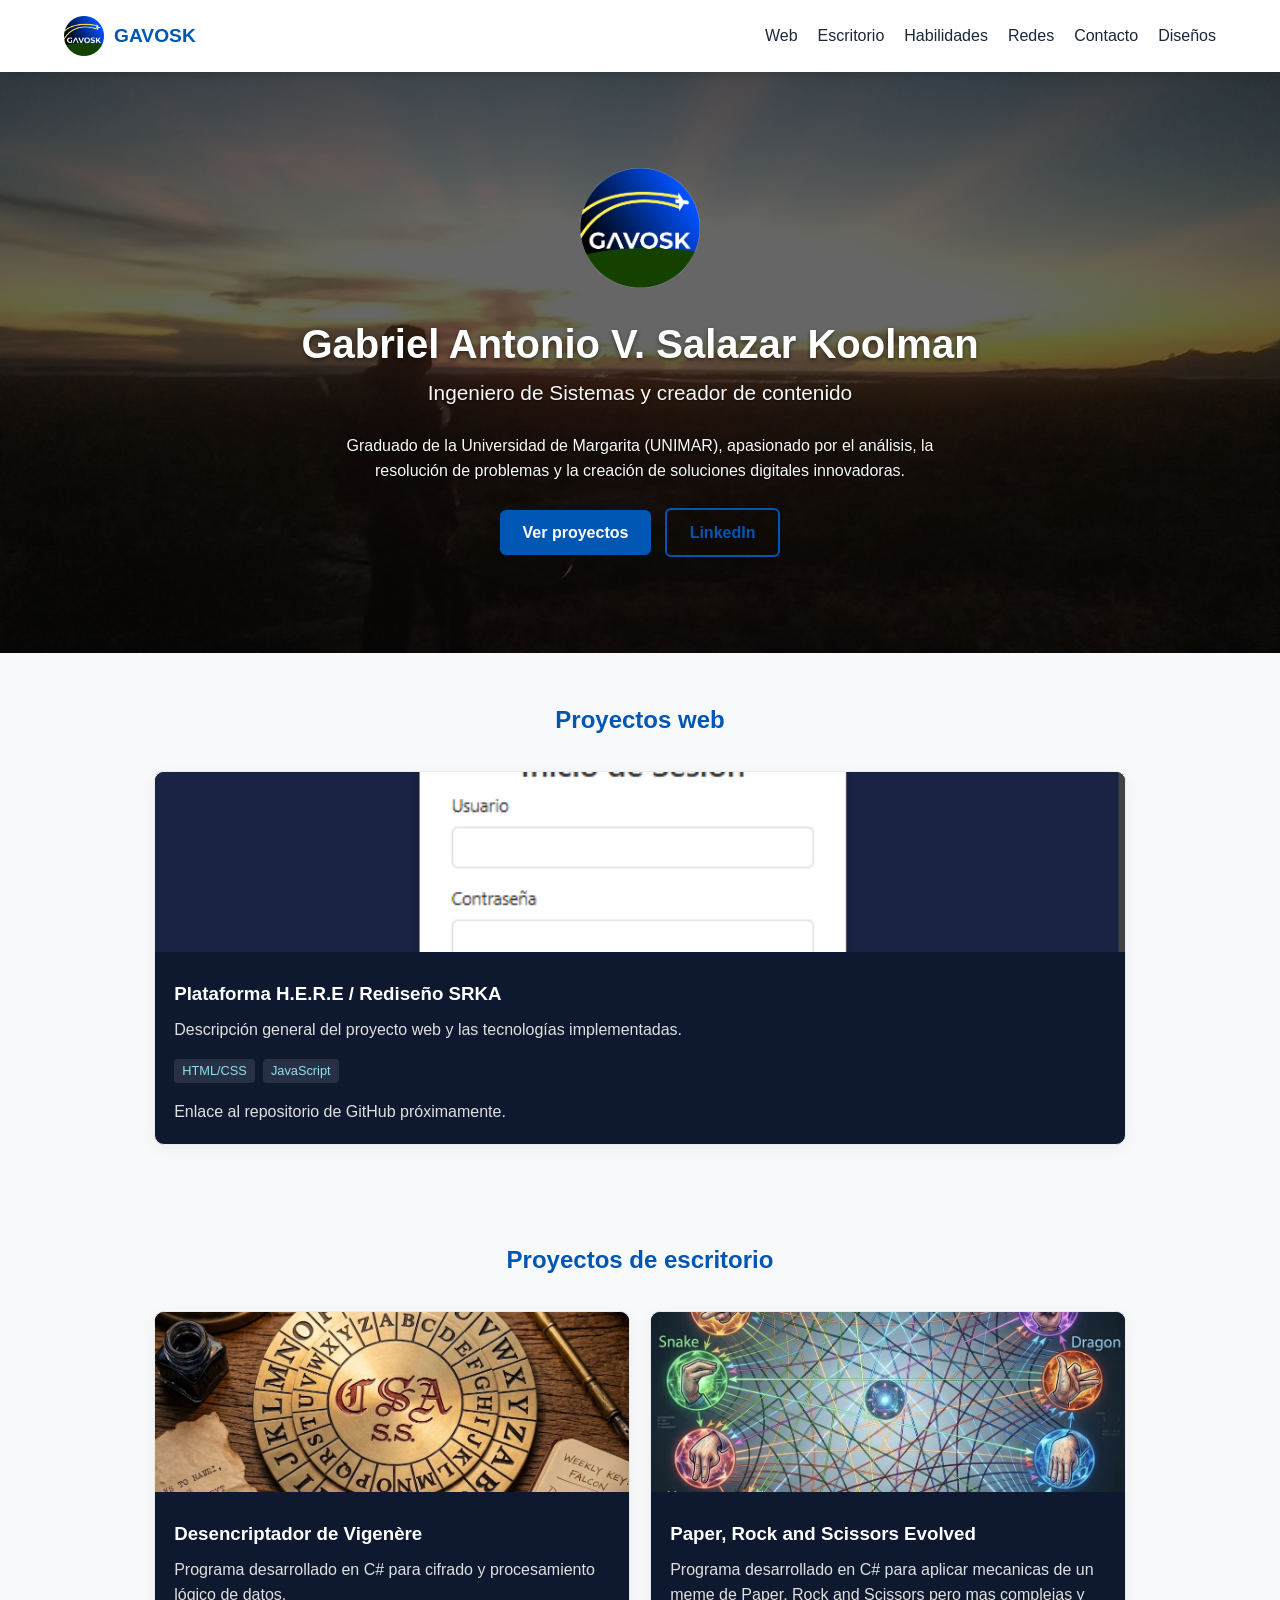
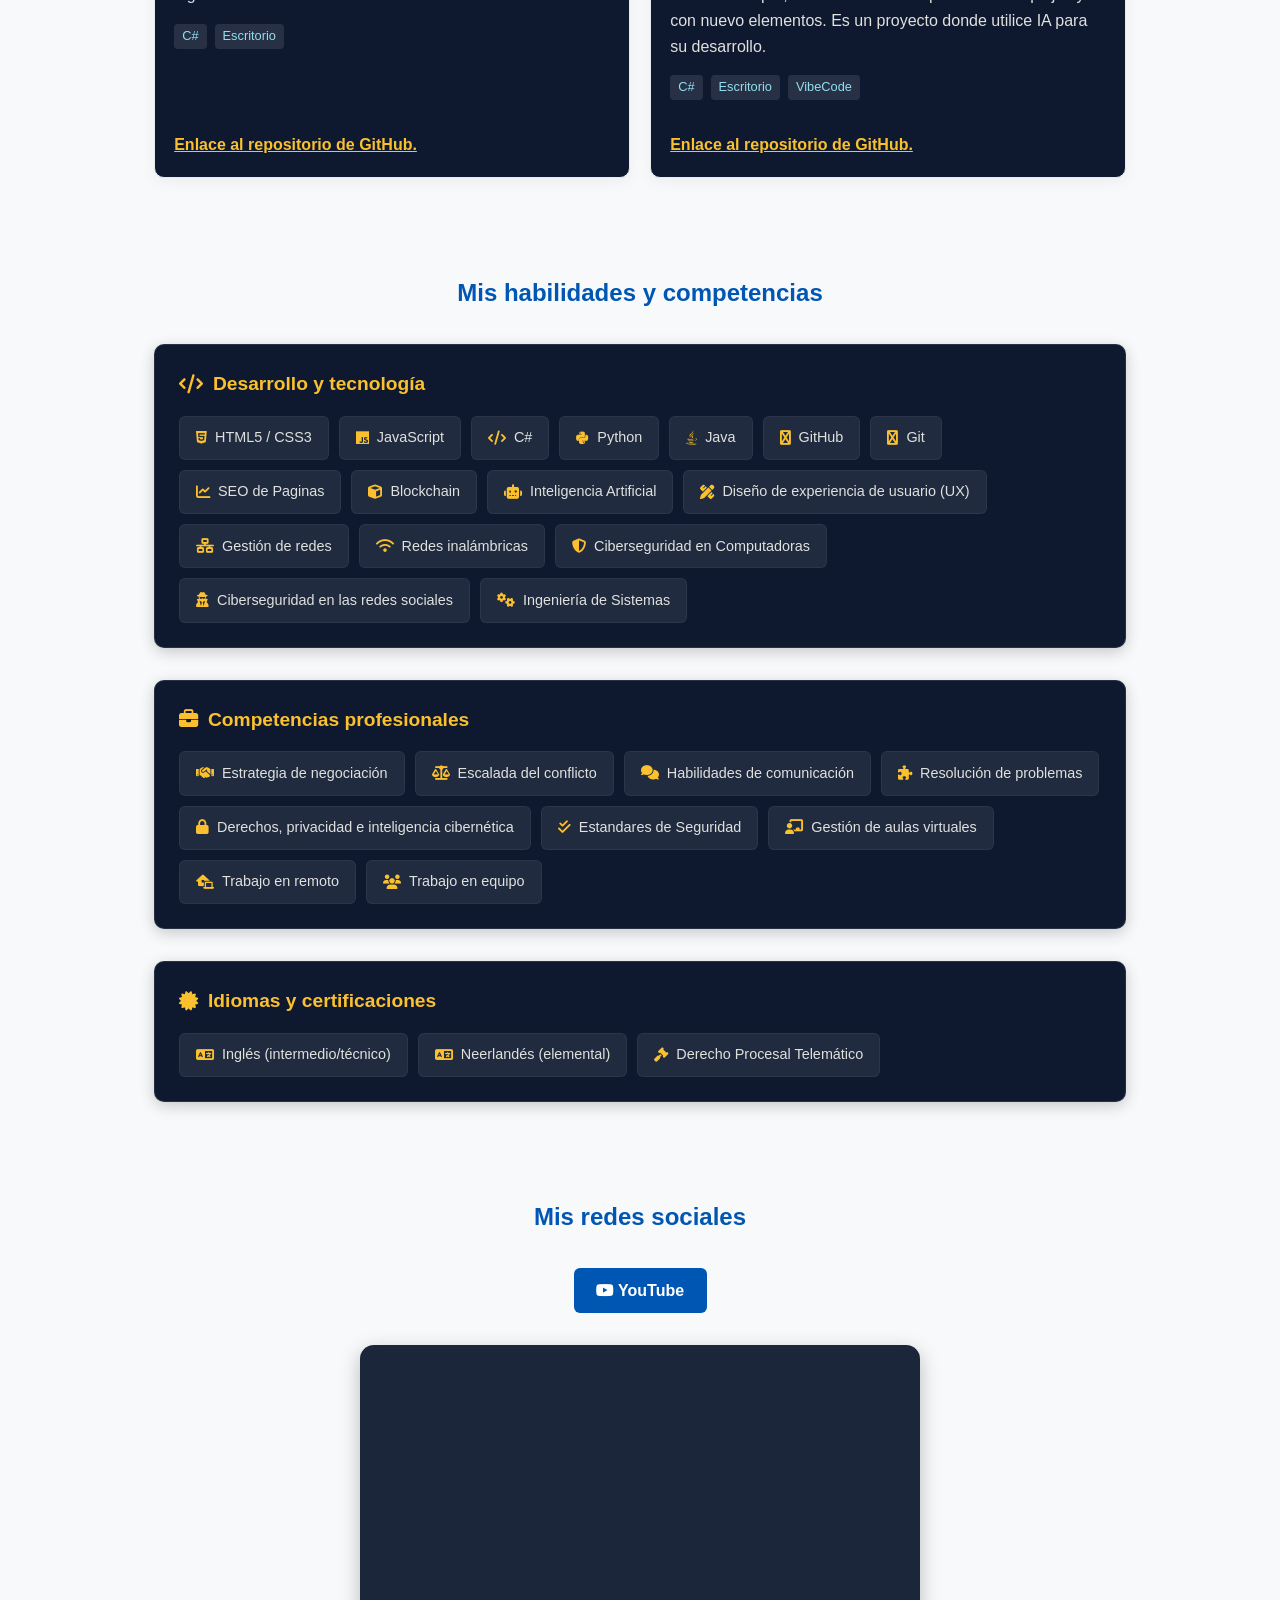
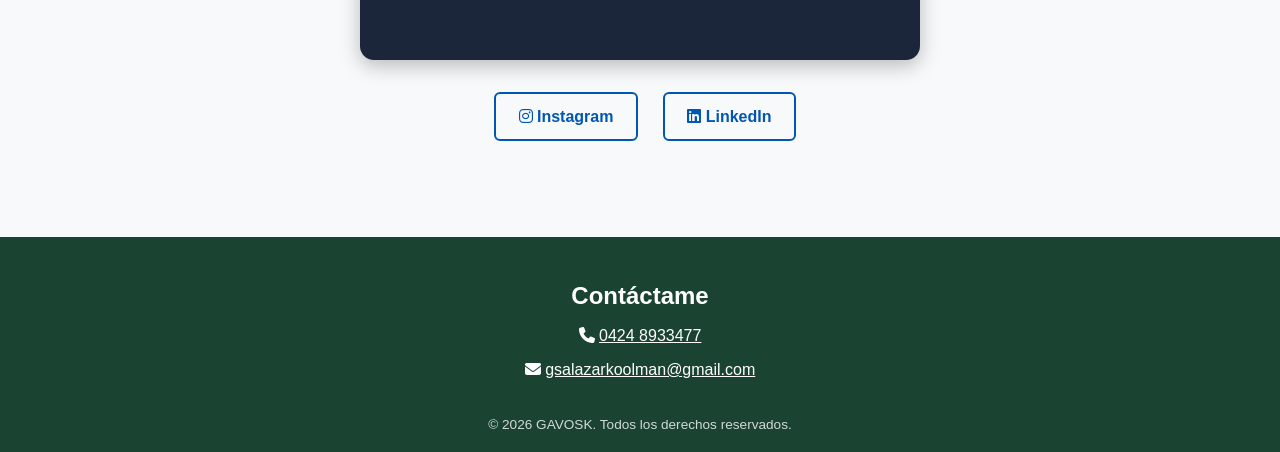
<file: index.html>
<!DOCTYPE html>
<html lang="es">
<head>
  <meta charset="UTF-8">
  <meta name="viewport" content="width=device-width, initial-scale=1.0">
  <meta name="description" content="Portafolio profesional de Gabriel Antonio V. Salazar Koolman: proyectos, habilidades y redes sociales.">
  <title>GAVOSK | Portafolio de Gabriel Salazar</title>
  <link rel="icon" type="image/png" href="IMG/LOGO.png">
  <link rel="stylesheet" href="https://cdnjs.cloudflare.com/ajax/libs/font-awesome/6.4.0/css/all.min.css">
  <link rel="stylesheet" href="CSS/style.css">
</head>
<body>

  <!-- Barra de navegacion para viajar a travez de mi portafoliio  -->

  <nav class="navbar" aria-label="Navegación principal">
    <div class="logo-container">
      <img src="IMG/LOGO.png" alt="" class="logo-img">
      <span class="logo-text">GAVOSK</span>
    </div>
    <ul class="nav-links">
      <li><a href="#proyectos-web">Web</a></li>
      <li><a href="#escritorio">Escritorio</a></li>
      <li><a href="#habilidades">Habilidades</a></li>
      <li><a href="#redes">Redes</a></li>
      <li><a href="#contacto">Contacto</a></li>
      <li><a href="PAGES/designs.html">Diseños</a></li>
    </ul>
  </nav>


  <!-- Aqui esta practicamente el Banner, mi logo y mi nombre y descripcion  -->

  <header class="hero">
    <div class="hero-content">
      <img src="IMG/LOGO.png" alt="GAVOSK" class="hero-avatar" width="120" height="120">
      <h1>Gabriel Antonio V. Salazar Koolman</h1>
      <p class="hero-subtitle">Ingeniero de Sistemas y creador de contenido</p>
      <p>Graduado de la Universidad de Margarita (UNIMAR), apasionado por el análisis, la resolución de problemas y la creación de soluciones digitales innovadoras.</p>
      <div class="hero-buttons">
        <a href="#proyectos-web" class="btn btn-primary">Ver proyectos</a>
        <a href="https://www.linkedin.com/in/gabrielantoniovsalazarkoolman/" target="_blank" rel="noopener noreferrer" class="btn btn-secondary">LinkedIn</a>
      </div>
    </div>
  </header>

  <main>

    <!-- Seccion donde muestro mis proyectos desarrollados para la web -->

    <section id="proyectos-web" class="section" aria-labelledby="proyectos-web-title">
      <h2 id="proyectos-web-title" class="section-title">Proyectos web</h2>
      <div class="projects-grid">
        <article class="project-card">
          <div class="project-img">
            <img src="IMG/Opera Captura de pantalla_2026-11-07_143503_srka.site.png" alt="Captura del sitio web SRKA" loading="lazy">
          </div>
          <div class="project-info">
            <h3>Plataforma H.E.R.E / Rediseño SRKA</h3>
            <p>Descripción general del proyecto web y las tecnologías implementadas.</p>
            <div class="tags">
              <span>HTML/CSS</span>
              <span>JavaScript</span>
            </div>
            <p>Enlace al repositorio de GitHub próximamente.</p>
          </div>
        </article>
      </div>
    </section>

    <!-- Seccion donde se mostraran los proyectos que realice para PC y en lenguajes como Java, C# o inlcuso pascal o cobol solo por pendejear -->

    <section id="escritorio" class="section" aria-labelledby="escritorio-title">
      <h2 id="escritorio-title" class="section-title">Proyectos de escritorio</h2>


      <div class="projects-grid">
        <article class="project-card">
          <div class="project-img">
            <img src="IMG/ProjectE_CV.webp" alt="Imagen aluciba al juego" loading="lazy">
          </div>
          <div class="project-info">
            <h3>Desencriptador de Vigenère</h3>
            <p>Programa desarrollado en C# para cifrado y procesamiento lógico de datos.</p>
            <div class="tags">
              <span>C#</span>



              
              <span>Escritorio</span>
            </div>
            <p class="project-link-container"><a href="https://github.com/GAVOSKPRO/Cifrador-de-Vigenere-por-GAVOSK.git" target="_blank" rel="noopener noreferrer" class="project-link">Enlace al repositorio de GitHub.</a></p>
          </div>
        </article>

        <article class="project-card">
          <div class="project-img">
            <img src="IMG/ProjectE_PRS.webp" alt="Imagen aluciba al juego" loading="lazy">
          </div>
          <div class="project-info">
            <h3>Paper, Rock and Scissors Evolved</h3>
            <p>Programa desarrollado en C# para aplicar mecanicas de un meme de Paper, Rock and Scissors pero mas complejas y con nuevo elementos. Es un proyecto donde utilice IA para su desarrollo.</p>
            <div class="tags">
              <span>C#</span>



              
              <span>Escritorio</span>

              <span>VibeCode</span>              

            </div>
            <p class="project-link-container"><a href="https://github.com/GAVOSKPRO/https-github.com-GAVOSKPRO-Play_Papper_Rock_and_Scissors_Evoled.git" target="_blank" rel="noopener noreferrer" class="project-link">Enlace al repositorio de GitHub.</a></p>
          </div>
        </article>        


      </div>
    </section>


    <!-- Seccion donde explico mis habilidades profesionales y de programacion -->

    <section id="habilidades" class="section" aria-labelledby="habilidades-title">
      <h2 id="habilidades-title" class="section-title">Mis habilidades y competencias</h2>
      <div class="skills-container">
        <div class="skills-category">
          <h3><i class="fas fa-code" aria-hidden="true"></i> Desarrollo y tecnología</h3>
          <div class="skills-grid">
            <div class="skill-badge"><i class="fab fa-html5" aria-hidden="true"></i> HTML5 / CSS3</div>
            <div class="skill-badge"><i class="fab fa-js" aria-hidden="true"></i> JavaScript</div>
            <div class="skill-badge"><i class="fas fa-code" aria-hidden="true"></i> C#</div>
            <div class="skill-badge"><i class="fab fa-python" aria-hidden="true"></i> Python</div>

            <div class="skill-badge"><i class="fab fa-java" aria-hidden="true"></i> Java</div>
            <div class="skill-badge"><i class="fas fa-github" aria-hidden="true"></i> GitHub </div>
            <div class="skill-badge"><i class="fas fa-git-alt" aria-hidden="true"></i> Git </div>
            <div class="skill-badge"><i class="fas fa-chart-line" aria-hidden="true"></i> SEO de Paginas </div>
            <div class="skill-badge"><i class="fas fa-cube" aria-hidden="true"></i> Blockchain </div>
            <div class="skill-badge"><i class="fas fa-robot" aria-hidden="true"></i> Inteligencia Artificial  </div>
            <div class="skill-badge"><i class="fas fa-pencil-ruler" aria-hidden="true"></i> Diseño de experiencia de usuario (UX)</div>
            <div class="skill-badge"><i class="fas fa-network-wired" aria-hidden="true"></i> Gestión de redes</div>
            <div class="skill-badge"><i class="fas fa-wifi" aria-hidden="true"></i> Redes inalámbricas</div>
            <div class="skill-badge"><i class="fas fa-shield-halved" aria-hidden="true"></i> Ciberseguridad en Computadoras</div>
            <div class="skill-badge"><i class="fas fa-user-secret" aria-hidden="true"></i> Ciberseguridad en las redes sociales</div>


            <div class="skill-badge"><i class="fas fa-cogs" aria-hidden="true"></i> Ingeniería de Sistemas</div>
          </div>
        </div>

        <div class="skills-category">
          <h3><i class="fas fa-briefcase" aria-hidden="true"></i> Competencias profesionales</h3>
          <div class="skills-grid">
            <div class="skill-badge"><i class="fas fa-handshake" aria-hidden="true"></i> Estrategia de negociación</div>
            <div class="skill-badge"><i class="fas fa-balance-scale" aria-hidden="true"></i> Escalada del conflicto</div>
            
            <div class="skill-badge"><i class="fas fa-comments" aria-hidden="true"></i> Habilidades de comunicación</div>
            <div class="skill-badge"><i class="fas fa-puzzle-piece" aria-hidden="true"></i> Resolución de problemas</div>

            <div class="skill-badge"><i class="fas fa-lock" aria-hidden="true"></i> Derechos, privacidad e inteligencia cibernética</div>
            <div class="skill-badge"><i class="fas fa-check-double" aria-hidden="true"></i> Estandares de Seguridad</div>
            <div class="skill-badge"><i class="fas fa-chalkboard-user" aria-hidden="true"></i> Gestión de aulas virtuales</div>
            <div class="skill-badge"><i class="fas fa-house-laptop" aria-hidden="true"></i> Trabajo en remoto</div>
            <div class="skill-badge"><i class="fas fa-users" aria-hidden="true"></i> Trabajo en equipo</div>


            
          </div>
        </div>

        <div class="skills-category">
          <h3><i class="fas fa-certificate" aria-hidden="true"></i> Idiomas y certificaciones</h3>
          <div class="skills-grid">
            <div class="skill-badge"><i class="fas fa-language" aria-hidden="true"></i> Inglés (intermedio/técnico)</div>
            <div class="skill-badge"><i class="fas fa-language" aria-hidden="true"></i> Neerlandés (elemental)</div>
            
            <div class="skill-badge"><i class="fas fa-gavel" aria-hidden="true"></i> Derecho Procesal Telemático</div>
          </div>
        </div>
      </div>
    </section>

    <!-- EN este apartado estaran botones, link o videos de mis redes sociales -->

    <section id="redes" class="section" aria-labelledby="redes-title">
      <h2 id="redes-title" class="section-title">Mis redes sociales</h2>


      <div class="social-links-container">

        <a href="https://www.youtube.com/@GAVOSK" target="_blank" rel="noopener noreferrer" class="btn btn-primary">
          <i class="fab fa-youtube" aria-hidden="true"></i> YouTube
        </a>
      </div>
      <!-- CONTENEDOR DEL VIDEO CON MARCO AZUL -->
      <div class="video-container">
        <div class="video-frame">
          <iframe width="560" height="315" src="https://www.youtube.com/embed/VA3D7NXod98?si=9vOINSzsQpx5KLLO" title="YouTube video player" frameborder="0" allow="accelerometer; autoplay; clipboard-write; encrypted-media; gyroscope; picture-in-picture; web-share" referrerpolicy="strict-origin-when-cross-origin" allowfullscreen></iframe>
        </div>
      </div>      
    
      <div class="social-links-container">

        <a href="https://www.instagram.com/gav_osk/" target="_blank" rel="noopener noreferrer" class="btn btn-secondary">
          <i class="fab fa-instagram" aria-hidden="true"></i> Instagram
        </a>
        <a href="https://www.linkedin.com/in/gabrielantoniovsalazarkoolman/" target="_blank" rel="noopener noreferrer" class="btn btn-secondary">
          <i class="fab fa-linkedin" aria-hidden="true"></i> LinkedIn
        </a>
      </div>
    </section>
  </main>


  <!-- Footer donde esta mis contactos -->

  <footer id="contacto" class="footer">
    <h2>Contáctame</h2>
    <div class="contact-info">
      <p><i class="fas fa-phone" aria-hidden="true"></i> <a href="tel:04248933477">0424 8933477</a></p>
      <p><i class="fas fa-envelope" aria-hidden="true"></i> <a href="mailto:gsalazarkoolman@gmail.com">gsalazarkoolman@gmail.com</a></p>
    </div>
    <p class="copyright">&copy; 2026 GAVOSK. Todos los derechos reservados.</p>
  </footer>
</body>
</html>
</file>
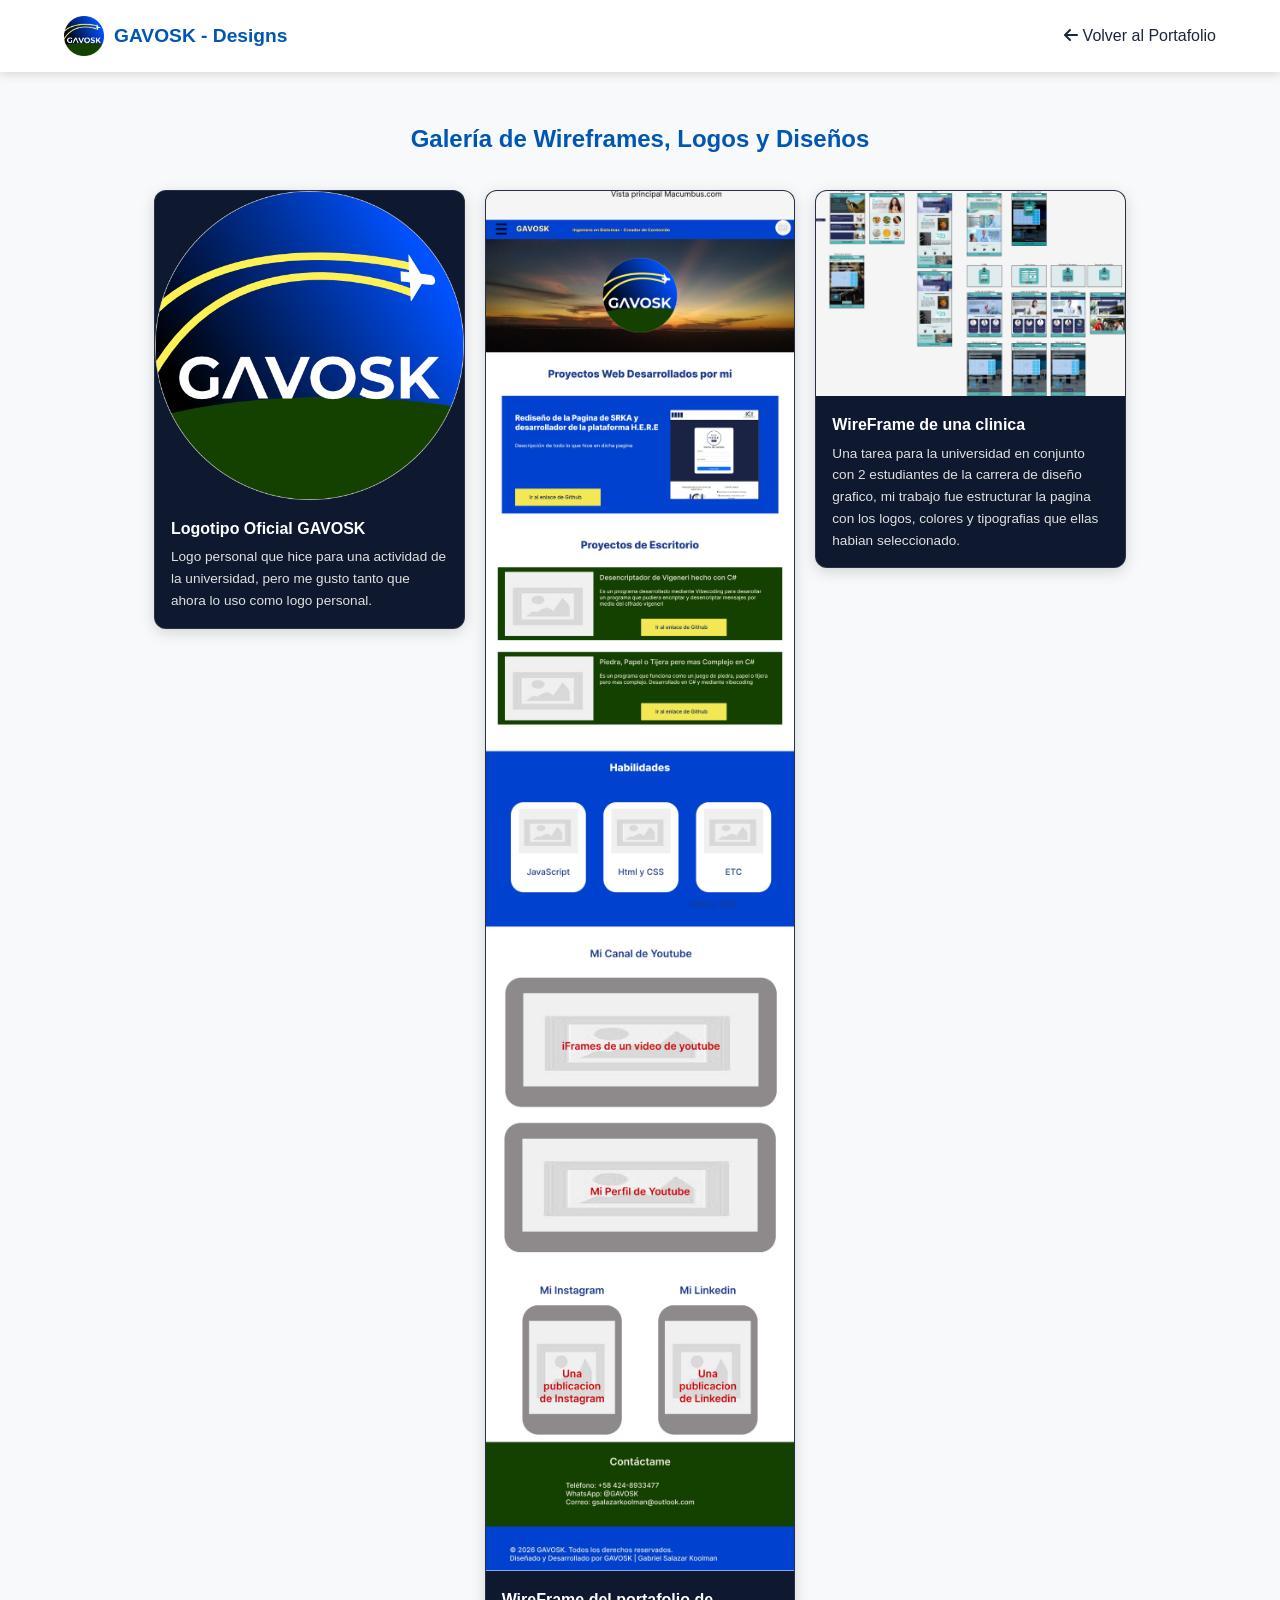
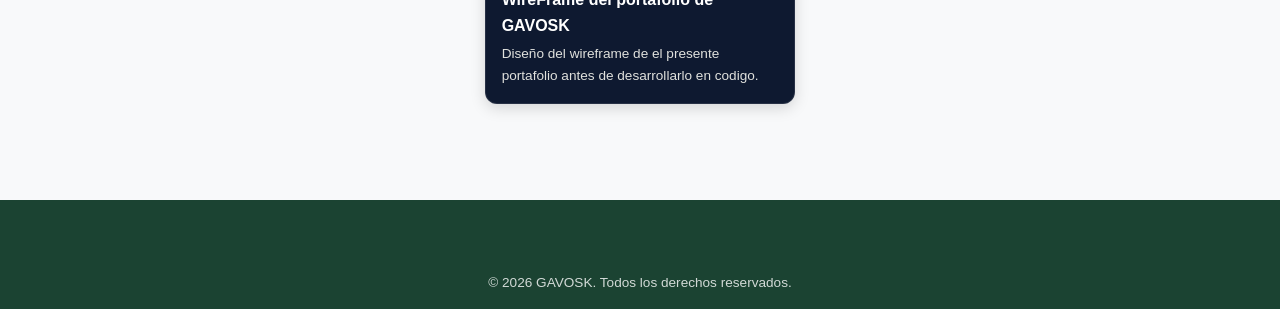
<file: PAGES/designs.html>
<!DOCTYPE html>
<html lang="es">
<head>
  <meta charset="UTF-8">
  <meta name="viewport" content="width=device-width, initial-scale=1.0">
  <title>GAVOSK | Designs & Wireframes</title>
    <link rel="icon" type="image/png" href="../IMG/LOGO.png">
  <link rel="stylesheet" href="https://cdnjs.cloudflare.com/ajax/libs/font-awesome/6.4.0/css/all.min.css">
  
  <!-- ATENCIÓN AQUÍ: Subimos un nivel con "../" para encontrar la carpeta css -->
  <link rel="stylesheet" href="../CSS/style.css">
</head>
<body>

  <nav class="navbar">
    <div class="logo-container">
      <!-- Subimos un nivel con "../" para encontrar la imagen -->
      <img src="../IMG/LOGO.png" alt="Logo GAVOSK" class="logo-img">
      <span class="logo-text">GAVOSK - Designs</span>
    </div>
    <ul class="nav-links">
      <!-- Para volver al index que está afuera, solo ponemos "../index.html" -->
      <li><a href="../index.html"><i class="fas fa-arrow-left"></i> Volver al Portafolio</a></li>
    </ul>
  </nav>

  <!-- En tus tarjetas de imágenes, también debes subir un nivel para las rutas de img/ -->
  <section class="section">
    <h2 class="section-title">Galería de Wireframes, Logos y Diseños</h2>
    

  <!-- En esta seccion se pondran las imagenesm, logos, wireframes y 
   etc, se acomodora automaticamente como si fuera una pagina de 
   pinterest -->
    <div class="pinterest-grid">
      <article class="pinterest-card">
        <a href="../IMG/desing/LOGO.png" target="_blank">
          <img src="../IMG/desing/LOGO.png" alt="Logotipo GAVOSK">
        </a>
        <div class="pinterest-info">
          <h3>Logotipo Oficial GAVOSK</h3>
          <p>Logo personal que hice para una actividad de la universidad, pero me gusto tanto que ahora lo uso como logo personal.</p>
        </div>
      </article>

      <article class="pinterest-card">
        <a href="../IMG/desing/wireframe-portafolio-gavosk.jpg" target="_blank">
          <img src="../IMG/desing/wireframe-portafolio-gavosk.jpg" alt="Wireframe portafolio GAVOSK">
        </a>
        <div class="pinterest-info">
          <h3>WireFrame del portafolio de GAVOSK</h3>
          <p>Diseño del wireframe de el presente portafolio antes de desarrollarlo en codigo.</p>
        </div>
      </article>

      <article class="pinterest-card">
        <a href="../IMG/desing/wiregrame-clinica-tarea.jpg" target="_blank">
          <img src="../IMG/desing/wiregrame-clinica-tarea.jpg" alt="wireframe clinica tarea">
        </a>
        <div class="pinterest-info">
          <h3>WireFrame de una clinica</h3>
          <p>Una tarea para la universidad en conjunto con 2 estudiantes de la carrera de diseño grafico, mi trabajo fue estructurar la pagina con los logos, colores y tipografias que ellas habian seleccionado.</p>
        </div>
      </article>      
      


    </div>

  
  </section>








  <!-- Footer -->
  <footer class="footer">
    <p class="copyright">&copy; 2026 GAVOSK. Todos los derechos reservados.</p>
  </footer>

</body>
</html>
</file>
<file: CSS/style.css>
/* --- VARIABLES Y RESET --- */
:root {
  --bg-main: #f8f9fa;       /* Fondo claro neutro */
  --bg-card: rgba(14, 25, 48, 1); /* Azul medianoche para las tarjetas */
  --text-dark: #e0e1dd;     /* Texto legibles sin ser negro puro */
  --text-muted: #5c677d;
  
  /* Paleta de acentos extraída de tu Logo GAVOSK */
  --blue-accent: #0056b3;   /* Azul principal */
  --yellow-accent: #fbc02d; /* Amarillo de estelas/botones */
  --green-dark: #1b4332;     /* Verde de base/footer */

  --text-card-title: #ffffff;           /* Blanco para títulos */
  --text-card-body: #e0e1dd;            /* Gris claro para descripciones */
  --text-card-tag: #90e0ef;

  --navbar: #ffffff;  
  --text-nav: #1b263b;  

}

* {
  margin: 0;
  padding: 0;
  box-sizing: border-box;
}

body {
  font-family: 'Segoe UI', Tahoma, Geneva, Verdana, sans-serif;
  background-color: var(--bg-main);
  color: var(--text-dark);
  line-height: 1.6;
}

/* --- NAV BAR --- */
.navbar {
  display: flex;
  justify-content: space-between;
  align-items: center;
  padding: 1rem 5%;
  background-color: var(--navbar);
  box-shadow: 0 2px 10px rgba(0,0,0,0.15);
  position: sticky;
  top: 0;
  z-index: 100;
}

.logo-container {
  display: flex;
  align-items: center;
  gap: 10px;
}

.logo-img {
  width: 40px;
  height: 40px;
}

.logo-text {
  font-weight: 700;
  font-size: 1.2rem;
  color: var(--blue-accent);
}

.nav-links {
  display: flex;
  list-style: none;
  gap: 20px;
}

.nav-links a {
  text-decoration: none;
  color: var(--text-nav);
  font-weight: 500;
  transition: color 0.3s;
}

.nav-links a:hover {
  color: var(--blue-accent);
}

/* --- HERO SECTION --- */
.hero {
  /* Imagen de fondo, evitando que se repita, centrada y cubriendo todo el espacio */
  background: linear-gradient(rgba(0, 0, 0, 0.6), rgba(0, 0, 0, 0.6)), url('../IMG/banner01.jpg');
  background-size: cover;
  background-position: center;
  background-repeat: no-repeat;
  
  /* Espaciado interno generoso para que el banner luzca alto y amplio */
  padding: 6rem 1rem;
  text-align: center;
  
  /* Hacemos que los textos dentro del hero sean blancos para contrastar con el fondo oscuro */
  color: #ffffff;
}

.hero-avatar {
  width: 120px;
  height: 120px;
  margin-bottom: 1rem;
}

/* Ajustamos los colores de los textos del hero específicamente para que resalten sobre la imagen */
.hero h1 {
  font-size: 2.5rem;
  color: #ffffff; /* Texto blanco puro o puedes usar tu --yellow-accent si prefieres */
  text-shadow: 0 2px 4px rgba(0,0,0,0.5); /* Sombra para darle relieve */
}

.hero-subtitle {
  font-size: 1.3rem;
  font-weight: 500;
  margin-bottom: 1rem;
  color: #fbc02d;
  text-shadow: 0 1px 3px rgba(0,0,0,0.5);
}

.hero p {
  max-width: 600px;
  margin: 0 auto 1.5rem auto;
  color: #f8f9fa;
  text-shadow: 0 1px 2px rgba(0,0,0,0.5);
}

/* --- BOTONES --- */
.btn {
  display: inline-block;
  padding: 0.6rem 1.4rem;
  border-radius: 6px;
  text-decoration: none;
  font-weight: 600;
  transition: transform 0.2s, background-color 0.2s;
}

.btn-primary {
  background-color: var(--blue-accent);
  color: #fff;
}

.btn-secondary {
  background-color: transparent;
  color: var(--blue-accent);
  border: 2px solid var(--blue-accent);
  margin-left: 10px;
}

.btn-accent {
  background-color: var(--yellow-accent);
  color: #000;
  width: 100%;
  text-align: center;
}

.btn:hover {
  transform: translateY(-2px);
}

.btn:focus-visible,
.nav-links a:focus-visible,
.contact-info a:focus-visible {
  outline: 3px solid var(--yellow-accent);
  outline-offset: 3px;
}

/* --- SECCIONES Y TARJETAS --- */
.section {
  padding: 3rem 5%;
  max-width: 1100px;
  margin: 0 auto;
}

.section-title {
  text-align: center;
  margin-bottom: 2rem;
  color: var(--blue-accent);
}

.projects-grid {
  display: grid;
  grid-template-columns: repeat(auto-fit, minmax(300px, 1fr));
  gap: 20px;
}

.project-card {
  display: flex;
  flex-direction: column;
  background: var(--bg-card);
  border-radius: 10px;
  overflow: hidden;
  box-shadow: 0 4px 15px rgba(0,0,0,0.05);
  border: 1px solid #e9ecef;
}

.project-img img {
  width: 100%;
  height: 180px;
  object-fit: cover;
}

.project-info {
  display: flex;
  flex: 1;
  flex-direction: column;
  padding: 1.2rem;
}

.project-info h3 {
  margin-bottom: 0.5rem;
}

.project-card h3 {
  color: var(--text-card-title);
}

.project-card p {
  color: var(--text-card-body);
}

.project-link-container {
  margin-top: auto;
  padding-top: 1rem;
}

.project-link {
  color: var(--yellow-accent);
  font-weight: 600;
  text-decoration: underline;
}

.project-link:hover {
  color: var(--yellow-accent);
}

.tags {
  display: flex;
  gap: 8px;
  margin: 1rem 0;
}

.tags span {
  color: var(--text-card-tag);
  background-color: rgba(255, 255, 255, 0.1);
  font-size: 0.8rem;
  padding: 2px 8px;
  border-radius: 4px;
}

/* --- FOOTER --- */
.footer {
  background-color: var(--green-dark);
  color: #ffffff;
  text-align: center;
  padding: 2.5rem 1rem 1rem 1rem;
  margin-top: 3rem;
}

.contact-info p {
  margin: 0.5rem 0;
}

.copyright {
  margin-top: 2rem;
  font-size: 0.85rem;
  opacity: 0.8;
}

.contact-info a {
  color: inherit;
}

.social-links-container {
  display: flex;
  justify-content: center;
  gap: 15px;
  flex-wrap: wrap;
}

/* --- DISEÑO RESPONSIVO PARA MÓVILES (Pantallas menores a 768px) --- */
@media (max-width: 768px) {
  
  /* Ajustar la barra de navegación para que los elementos se apilen o reduzcan espacio */
  .navbar {
    flex-direction: column;
    gap: 10px;
    padding: 1rem;
  }

  .nav-links {
    gap: 15px;
    font-size: 0.9rem;
    flex-wrap: wrap;
    justify-content: center;
  }

  /* Reducir el tamaño de los títulos principales en celulares */
  .hero h1 {
    font-size: 1.8rem;
  }

  .hero-subtitle {
    font-size: 1rem;
  }

  /* Hacer que los botones del hero se apilen verticalmente en lugar de horizontalmente */
  .hero-buttons {
    display: flex;
    flex-direction: column;
    gap: 10px;
  }

  .btn-secondary {
    margin-left: 0;
  }
}


/* --- ESTILOS DE LA SECCIÓN HABILIDADES --- */
.skills-container {
  display: flex;
  flex-direction: column;
  gap: 2rem;
}

.skills-category {
  background-color: var(--bg-card); /* Usa tu azul medianoche */
  padding: 1.5rem;
  border-radius: 10px;
  box-shadow: 0 4px 15px rgba(0,0,0,0.2);
  border: 1px solid rgba(255, 255, 255, 0.1);
}

.skills-category h3 {
  color: var(--yellow-accent); /* Destaca con el amarillo de tu logo */
  font-size: 1.2rem;
  margin-bottom: 1rem;
  display: flex;
  align-items: center;
  gap: 10px;
}

.skills-grid {
  display: flex;
  flex-wrap: wrap;
  gap: 10px;
}

.skill-badge {
  background-color: rgba(255, 255, 255, 0.08);
  color: #e0e1dd;
  padding: 0.6rem 1rem;
  border-radius: 6px;
  font-size: 0.9rem;
  display: flex;
  align-items: center;
  gap: 8px;
  border: 1px solid rgba(255, 255, 255, 0.05);
  transition: transform 0.2s, background-color 0.2s;
}

.skill-badge:hover {
  transform: translateY(-2px);
  background-color: rgba(255, 255, 255, 0.15);
  color: #ffffff;
}

.skill-badge i {
  color: var(--yellow-accent);
}

/* --- ESTILOS PARA LA GALERÍA ESTILO PINTEREST --- */
.pinterest-grid {
  columns: 3 250px; /* Crea columnas automáticas donde cada columna mide mínimo 250px */
  gap: 20px;
}

.pinterest-card {
  break-inside: avoid; /* Evita que las tarjetas se corten mal entre columnas */
  background-color: var(--bg-card); /* Tu azul medianoche */
  border-radius: 12px;
  overflow: hidden;
  margin-bottom: 20px;
  box-shadow: 0 4px 15px rgba(0,0,0,0.15);
  border: 1px solid rgba(255, 255, 255, 0.1);
  transition: transform 0.3s ease;
}

.pinterest-card:hover {
  transform: translateY(-4px); /* Sutil efecto al pasar el mouse */
}

.pinterest-card img {
  width: 100%;
  height: auto;
  display: block;
  cursor: pointer;
  transition: opacity 0.2s;
}

.pinterest-card img:hover {
  opacity: 0.9;
}

.pinterest-info {
  padding: 1rem;
}

.pinterest-info h3 {
  font-size: 1rem;
  color: #ffffff;
  margin-bottom: 0.3rem;
}

.pinterest-info p {
  font-size: 0.85rem;
  color: #e0e1dd;
  margin: 0;
}

/* --- MARCO PARA VIDEO DE YOUTUBE --- */
.video-container {
  display: flex;
  justify-content: center;
  margin: 2rem 0;
}

.video-frame {
  width: 100%;
  max-width: 560px;
  aspect-ratio: 16 / 9;
  background-color: #1b263b; /* Color de tu azul corporativo / botones */
  padding: 20px;              /* Esto crea el grosor visible del marco */
  border-radius: 14px;       /* Bordes exteriores redondeados */
  box-shadow: 0 6px 20px rgba(0, 0, 0, 0.25);
  box-sizing: border-box;    
}

.video-frame iframe {
  width: 100%;
  height: 100%;
  border: none;
  border-radius: 8px;        /* Redondea las esquinas internas del video */
  display: block;
}
</file>
